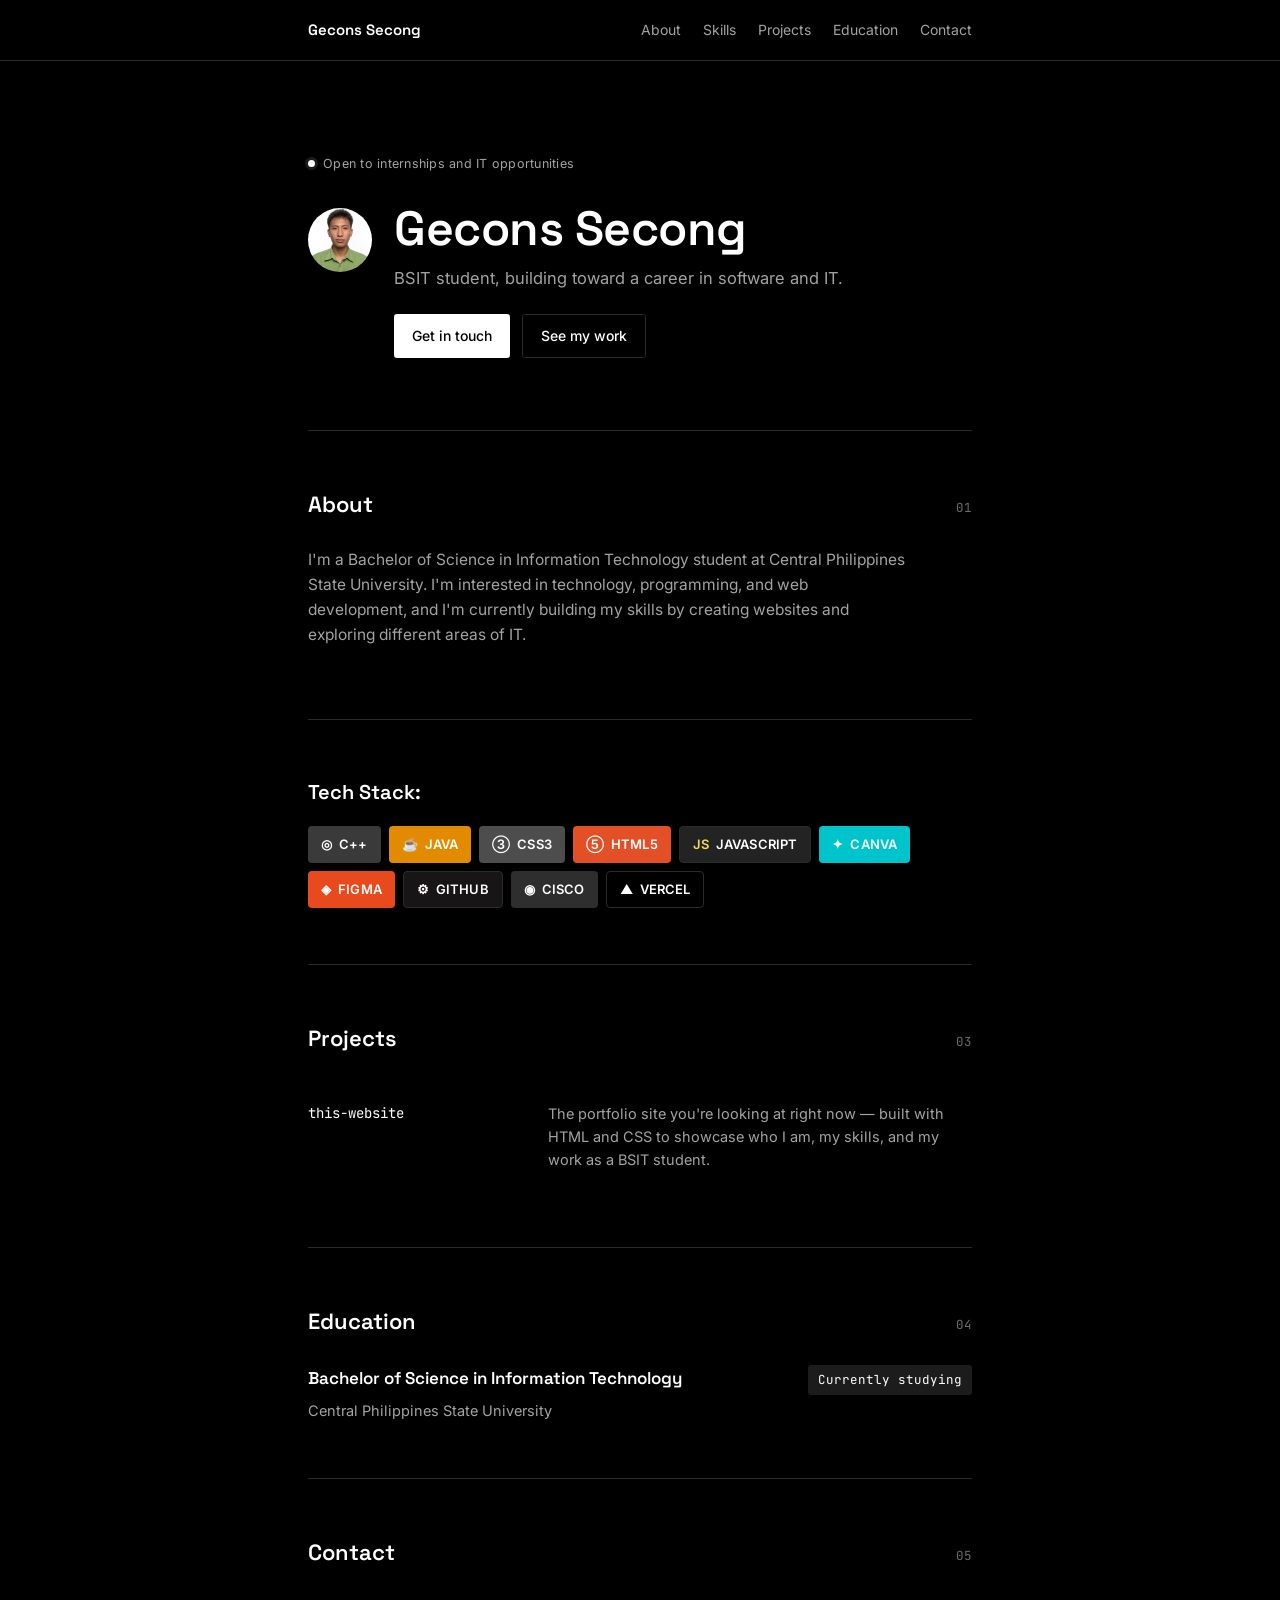
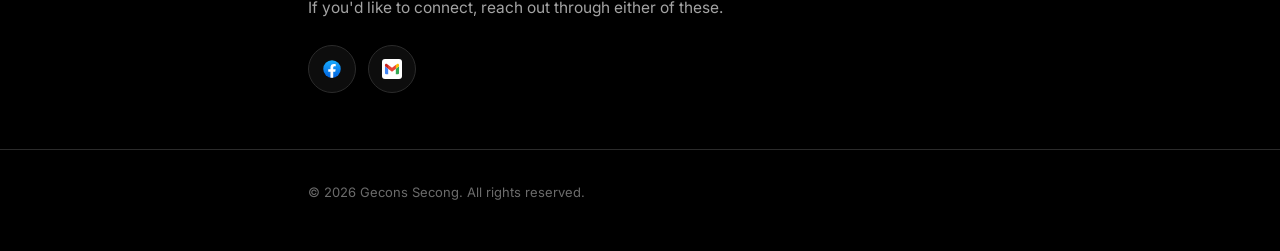
<file: index.html>
<!DOCTYPE html>
<html lang="en" data-theme="dark">
<head>
<meta charset="UTF-8">
<meta name="viewport" content="width=device-width, initial-scale=1.0">
<title>Gecons Secong — Portfolio</title>
<link rel="preconnect" href="https://fonts.googleapis.com">
<link rel="preconnect" href="https://fonts.gstatic.com" crossorigin>
<link href="https://fonts.googleapis.com/css2?family=Space+Grotesk:wght@400;500;600;700&family=Inter:wght@400;500;600&family=JetBrains+Mono:wght@400;500&display=swap" rel="stylesheet">
<link rel="stylesheet" href="style.css">
</head>
<body>

  <header class="nav">
    <div class="nav-inner">
      <a href="#" class="nav-name">Gecons Secong</a>
      <nav class="nav-links">
        <a href="#about">About</a>
        <a href="#skills">Skills</a>
        <a href="#projects">Projects</a>
        <a href="#education">Education</a>
        <a href="#contact">Contact</a>
      </nav>
    </div>
  </header>

  <main class="wrap">

    <!-- Hero -->
    <section class="hero" style="border-top:none; padding-top:88px;">
      <div class="status">
        <span class="status-dot"></span>
        Open to internships and IT opportunities
      </div>
      <div class="hero-row">
        <!-- Avatar: save your photo as profile.jpg in this same folder -->
        <img src="pak.png" alt="Gecons Secong" class="avatar">
        <div>
          <h1 class="hero-title">Gecons Secong</h1>
          <p class="hero-role">BSIT student, building toward a career in software and IT.</p>
          <div class="hero-actions">
            <a href="#contact" class="btn btn-primary">Get in touch</a>
            <a href="#projects" class="btn btn-ghost">See my work</a>
          </div>
        </div>
      </div>
    </section>

    <!-- About -->
    <section id="about">
      <div class="section-head">
        <h2>About</h2>
        <span class="section-index mono">01</span>
      </div>
      <p>
        I'm a Bachelor of Science in Information Technology student at
        Central Philippines State University. I'm interested in technology,
        programming, and web development, and I'm currently building my
        skills by creating websites and exploring different areas of IT.
      </p>
    </section>

    <!-- Skills -->
    <section id="skills">
      <div class="stack-head">
       
        <h2>Tech Stack:</h2>
      </div>
      <div class="badge-row">
        <span class="badge badge-cpp"><span class="badge-icon">◎</span>C++</span>
        <span class="badge badge-java"><span class="badge-icon">☕</span>JAVA</span>
        <span class="badge badge-css3"><span class="badge-icon">③</span>CSS3</span>
        <span class="badge badge-html5"><span class="badge-icon">⑤</span>HTML5</span>
        <span class="badge badge-js"><span class="badge-icon">JS</span>JAVASCRIPT</span>
        <span class="badge badge-canva"><span class="badge-icon">✦</span>CANVA</span>
        <span class="badge badge-figma"><span class="badge-icon">◈</span>FIGMA</span>
        <span class="badge badge-github"><span class="badge-icon">⚙</span>GITHUB</span>
        <span class="badge badge-cisco"><span class="badge-icon">◉</span>CISCO</span>
        <span class="badge badge-vercel"><span class="badge-icon">▲</span>VERCEL</span>
      </div>
    </section>

    <!-- Projects -->
    <section id="projects">
      <div class="section-head">
        <h2>Projects</h2>
        <span class="section-index mono">03</span>
      </div>

      <div class="project-row">
        <div class="project-name">this-website</div>
        <p class="project-desc">The portfolio site you're looking at right now — built with HTML and CSS to showcase who I am, my skills, and my work as a BSIT student.</p>
      </div>
    </section>

    <!-- Education -->
    <section id="education">
      <div class="section-head">
        <h2>Education</h2>
        <span class="section-index mono">04</span>
      </div>
      <div class="edu-entry">
        <div>
          <h3>Bachelor of Science in Information Technology</h3>
          <p>Central Philippines State University</p>
        </div>
        <span class="edu-status mono">Currently studying</span>
      </div>
    </section>

    <!-- Contact -->
    <section id="contact">
      <div class="section-head">
        <h2>Contact</h2>
        <span class="section-index mono">05</span>
      </div>
      <p>
        If you'd like to connect, reach out through either of these.
      </p>
      <div class="contact-icons">
        <!-- Facebook: save your icon as facebook.svg in this same folder, and set href to your profile link -->
        <a href="https://www.facebook.com/profile.php?id=61585197969373" class="icon-btn" aria-label="Facebook" target="_blank" rel="noopener">
          <img src="facebook-1-svgrepo-com.svg" alt="Facebook">
        </a>
        <!-- Gmail: save your icon as gmail.svg in this same folder, and set href to mailto:you@gmail.com -->
        <a href="mailto:geconssecong16@gmail.com" class="icon-btn" aria-label="Gmail">
          <img src="gmail-svgrepo-com.svg" alt="Gmail">
        </a>
      </div>
    </section>

  </main>

  <footer>
    <div class="wrap">
      <p>&copy; 2026 Gecons Secong. All rights reserved.</p>
    </div>
  </footer>

</body>
</html>
</file>
<file: style.css>
:root {
  --bg: #FAFAF7;
  --surface: #FFFFFF;
  --ink: #15171B;
  --ink-soft: #5B5F68;
  --ink-faint: #90939C;
  --accent: #4A46E0;
  --accent-soft: #EEEDFC;
  --line: #E5E4DF;
  --radius: 3px;
  color-scheme: light;
}

@media (prefers-color-scheme: dark) {
  :root:not([data-theme="light"]) {
    --bg: #000000;
    --surface: #0D0D0D;
    --ink: #FFFFFF;
    --ink-soft: #A3A3A3;
    --ink-faint: #6B6B6B;
    --accent: #FFFFFF;
    --accent-soft: #1C1C1C;
    --line: #2B2B2B;
    color-scheme: dark;
  }
}

:root[data-theme="dark"] {
  --bg: #000000;
  --surface: #0D0D0D;
  --ink: #FFFFFF;
  --ink-soft: #A3A3A3;
  --ink-faint: #6B6B6B;
  --accent: #FFFFFF;
  --accent-soft: #1C1C1C;
  --line: #2B2B2B;
  color-scheme: dark;
}

* { box-sizing: border-box; }

html { scroll-behavior: smooth; }

body {
  margin: 0;
  background: var(--bg);
  color: var(--ink);
  font-family: 'Inter', -apple-system, BlinkMacSystemFont, sans-serif;
  font-size: 16px;
  line-height: 1.6;
  -webkit-font-smoothing: antialiased;
}

a { color: inherit; }

.wrap {
  max-width: 720px;
  margin: 0 auto;
  padding: 0 28px;
}

code, .mono { font-family: 'JetBrains Mono', ui-monospace, monospace; }

/* ===== NAV ===== */
header.nav {
  position: sticky;
  top: 0;
  z-index: 20;
  background: color-mix(in srgb, var(--bg) 85%, transparent);
  backdrop-filter: blur(10px);
  border-bottom: 1px solid var(--line);
}

.nav-inner {
  max-width: 720px;
  margin: 0 auto;
  padding: 18px 28px;
  display: flex;
  align-items: center;
  justify-content: space-between;
  gap: 16px;
}

.nav-name {
  font-family: 'Space Grotesk', sans-serif;
  font-weight: 600;
  font-size: 15px;
  text-decoration: none;
  white-space: nowrap;
}

.nav-links {
  display: flex;
  gap: 22px;
  flex-wrap: wrap;
}

.nav-links a {
  text-decoration: none;
  font-size: 14px;
  color: var(--ink-soft);
  transition: color 0.15s ease;
}

.nav-links a:hover { color: var(--ink); }

/* ===== HERO ===== */
.hero {
  padding: 88px 0 72px;
}

.status {
  display: inline-flex;
  align-items: center;
  gap: 8px;
  font-size: 12.5px;
  color: var(--ink-soft);
  letter-spacing: 0.02em;
  margin-bottom: 28px;
}

.status-dot {
  width: 7px;
  height: 7px;
  border-radius: 50%;
  background: var(--accent);
  box-shadow: 0 0 0 3px var(--accent-soft);
  flex-shrink: 0;
}

.hero-row {
  display: flex;
  align-items: flex-start;
  gap: 22px;
}

.avatar {
  width: 64px;
  height: 64px;
  border-radius: 50%;
  background: var(--accent);
  color: white;
  display: flex;
  align-items: center;
  justify-content: center;
  font-family: 'Space Grotesk', sans-serif;
  font-weight: 600;
  font-size: 20px;
  flex-shrink: 0;
  margin-top: 6px;
}

h1.hero-title {
  font-family: 'Space Grotesk', sans-serif;
  font-weight: 600;
  font-size: clamp(34px, 6vw, 48px);
  line-height: 1.12;
  margin: 0 0 10px;
  letter-spacing: -0.01em;
}

.hero-role {
  font-size: 16.5px;
  color: var(--ink-soft);
  margin: 0 0 22px;
}

.hero-actions {
  display: flex;
  gap: 12px;
  flex-wrap: wrap;
}

.btn {
  display: inline-flex;
  align-items: center;
  gap: 6px;
  padding: 10px 18px;
  border-radius: var(--radius);
  text-decoration: none;
  font-size: 14px;
  font-weight: 500;
  transition: opacity 0.15s ease, background 0.15s ease;
}

.btn-primary {
  background: var(--accent);
  color: #000;
}

.btn-primary:hover { opacity: 0.88; }

.btn-ghost {
  border: 1px solid var(--line);
  color: var(--ink);
}

.btn-ghost:hover { border-color: var(--ink-faint); }

/* ===== SECTIONS ===== */
section {
  padding: 56px 0;
  border-top: 1px solid var(--line);
}

.section-head {
  display: flex;
  align-items: baseline;
  justify-content: space-between;
  margin-bottom: 26px;
}

.section-head h2 {
  font-family: 'Space Grotesk', sans-serif;
  font-size: 22px;
  font-weight: 600;
  margin: 0;
}

.section-index {
  font-size: 12.5px;
  color: var(--ink-faint);
}

#about p {
  max-width: 60ch;
  color: var(--ink-soft);
  font-size: 15.5px;
}

/* ===== TECH STACK BADGES ===== */
.stack-head {
  display: flex;
  align-items: center;
  gap: 10px;
  margin-bottom: 18px;
}

.stack-head .icon {
  font-size: 20px;
  line-height: 1;
}

.stack-head h2 {
  font-family: 'Space Grotesk', sans-serif;
  font-size: 20px;
  font-weight: 600;
  margin: 0;
}

.badge-row {
  display: flex;
  flex-wrap: wrap;
  gap: 8px;
}

.badge {
  display: inline-flex;
  align-items: center;
  gap: 7px;
  padding: 7px 13px;
  border-radius: 4px;
  font-size: 13px;
  font-weight: 600;
  color: #fff;
  letter-spacing: 0.01em;
}

.badge .badge-icon {
  font-size: 13px;
  line-height: 1;
}

.badge-cpp        { background: #3A3A3A; }
.badge-java       { background: #E38B00; }
.badge-css3       { background: #4D4D4D; }
.badge-html5      { background: #E34F26; }
.badge-js         { background: #232323; border: 1px solid var(--line); }
.badge-js .badge-icon { color: #F0DB4F; }
.badge-canva      { background: #00C4CC; }
.badge-figma      { background: #E8491D; }
.badge-github     { background: #171515; border: 1px solid var(--line); }
.badge-cisco      { background: #2E2E2E; }
.badge-vercel     { background: #000000; border: 1px solid var(--line); }

/* ===== PROJECTS ===== */
.project-row {
  display: grid;
  grid-template-columns: minmax(0, 220px) 1fr;
  gap: 20px;
  padding: 20px 0;
  border-bottom: 1px solid var(--line);
}

.project-row:first-child { padding-top: 0; }
.project-row:last-child { border-bottom: none; }

.project-name {
  font-family: 'JetBrains Mono', monospace;
  font-size: 14px;
  color: var(--accent);
}

.project-desc {
  color: var(--ink-soft);
  font-size: 14.5px;
  margin: 0;
}

@media (max-width: 540px) {
  .project-row { grid-template-columns: 1fr; gap: 6px; }
}

/* ===== EDUCATION ===== */
.edu-entry {
  display: flex;
  justify-content: space-between;
  gap: 20px;
  flex-wrap: wrap;
}

.edu-entry h3 {
  font-family: 'Space Grotesk', sans-serif;
  font-size: 17px;
  font-weight: 600;
  margin: 0 0 6px;
}

.edu-entry p {
  margin: 0;
  color: var(--ink-soft);
  font-size: 14.5px;
}

.edu-status {
  font-size: 12.5px;
  color: var(--accent);
  background: var(--accent-soft);
  padding: 5px 10px;
  border-radius: var(--radius);
  height: fit-content;
  white-space: nowrap;
}

/* ===== CONTACT ===== */
#contact p {
  color: var(--ink-soft);
  max-width: 55ch;
  margin-bottom: 24px;
  font-size: 15.5px;
}

.contact-icons {
  display: flex;
  gap: 12px;
}

.icon-btn {
  width: 48px;
  height: 48px;
  display: flex;
  align-items: center;
  justify-content: center;
  border: 1px solid var(--line);
  border-radius: 50%;
  background: var(--surface);
  color: var(--ink-soft);
  text-decoration: none;
  transition: color 0.15s ease, border-color 0.15s ease, background 0.15s ease;
}

.icon-btn:hover {
  color: var(--ink);
  border-color: var(--ink-faint);
  background: var(--accent-soft);
}

.icon-btn img {
  width: 20px;
  height: 20px;
}

/* ===== FOOTER ===== */
footer {
  padding: 32px 0 48px;
  border-top: 1px solid var(--line);
}

footer p {
  margin: 0;
  font-size: 13px;
  color: var(--ink-faint);
}

:focus-visible {
  outline: 2px solid var(--accent);
  outline-offset: 2px;
}

@media (prefers-reduced-motion: reduce) {
  html { scroll-behavior: auto; }
}
</file>
